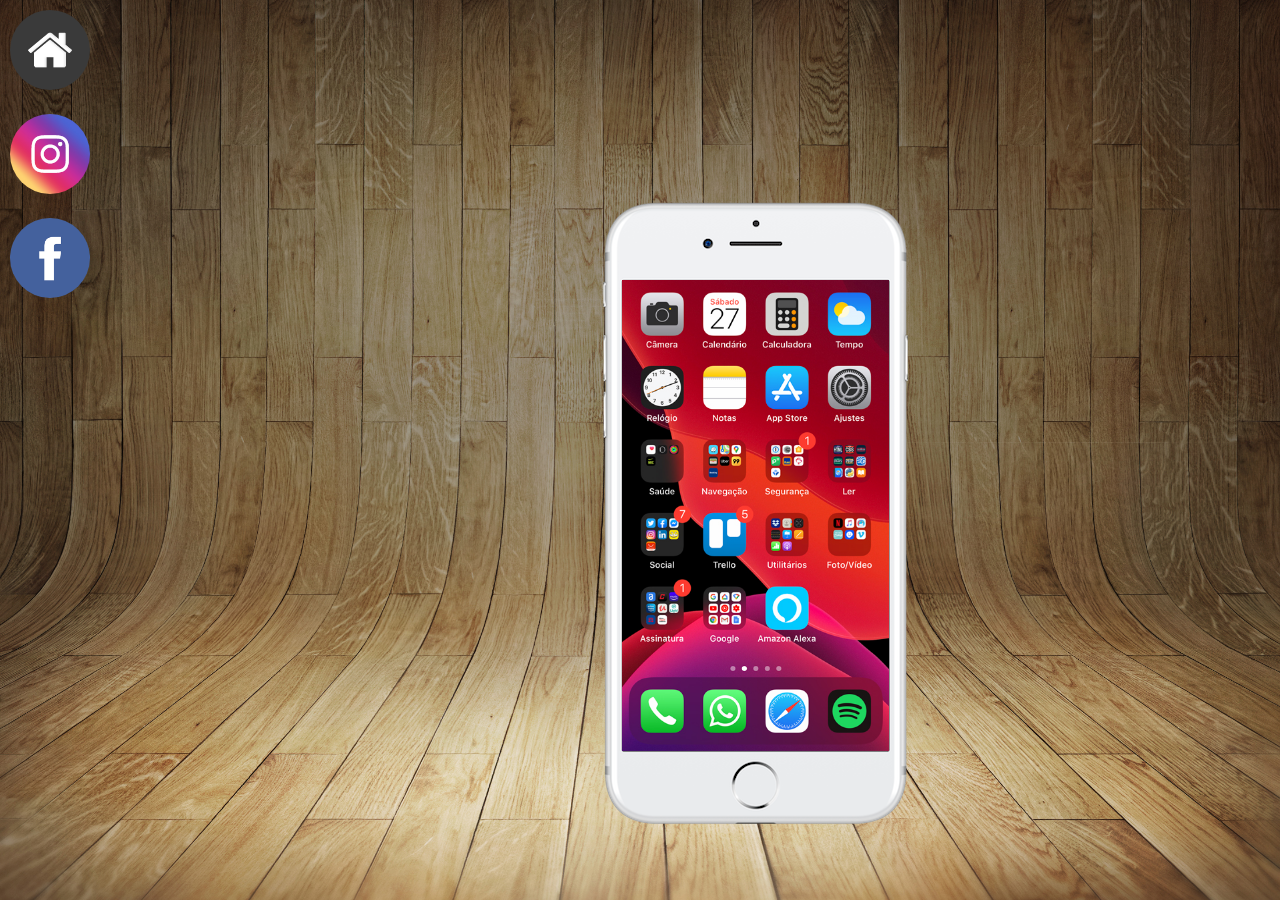
<file: index.html>
<!DOCTYPE html>
<html lang="pt-br">
<head>
    <meta charset="UTF-8">
    <meta http-equiv="X-UA-Compatible" content="IE=edge">
    <meta name="viewport" content="width=device-width, initial-scale=1.0">
    <link rel="shortcut icon" href="favicon.ico" type="image/x-icon">
    <link rel="stylesheet" href="estilo/estilo.css">
    <title>projeto redes sociais</title>
    
</head>
<main>
    <section id="telefone">
        <iframe src="home.html" name="tela" id="tela" frameborder="0"></iframe>

    </section>
    <section id="rede-sociais">
        <a href="home.html" target="tela"><img src="imagens/logo-home.jpg" alt=""></a> <br>
        <a href="instagran.html" target="tela"><img src="imagens/logo-instagram.jpg" alt=""></a> <br>
        <a href="facebook.html" target="tela"><img src="imagens/logo-facebook.jpg" alt=""></a>
        

    </section>
</main>
<body>
    
    
</body>
</html>
</file>
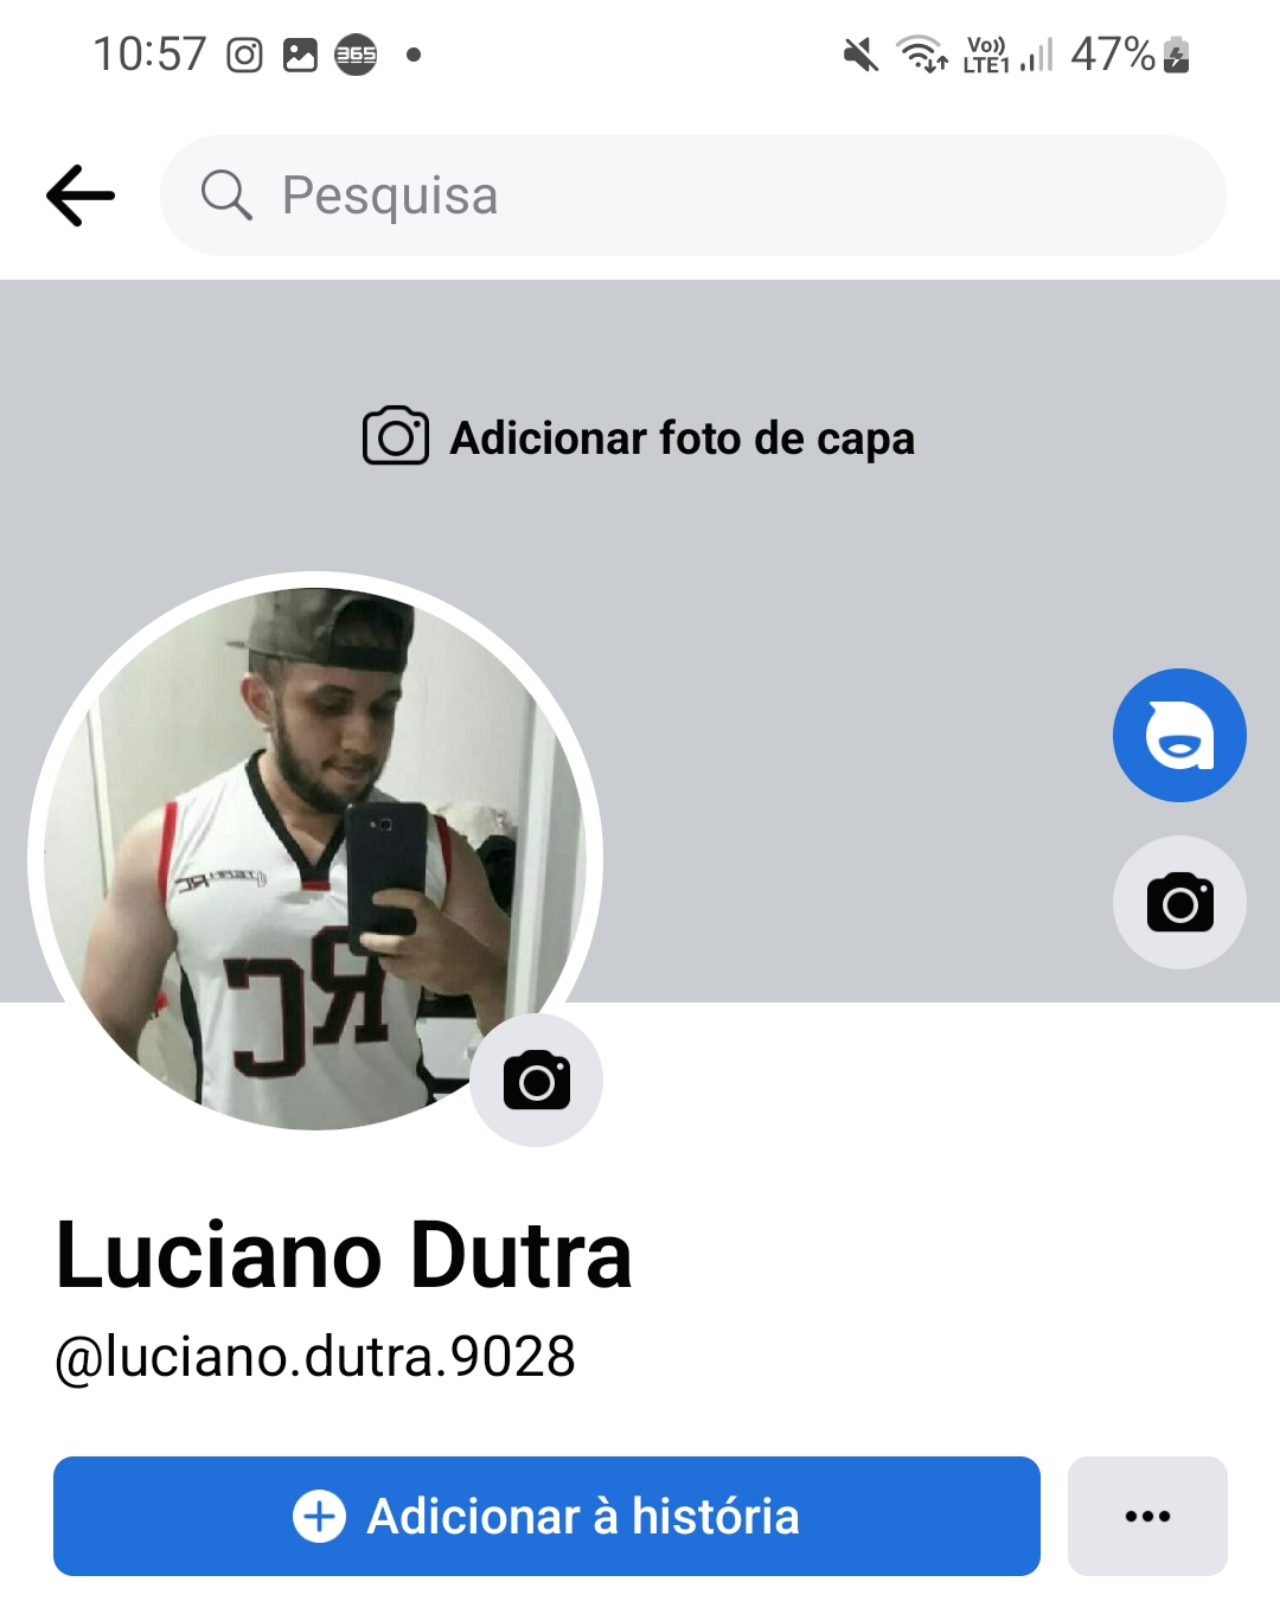
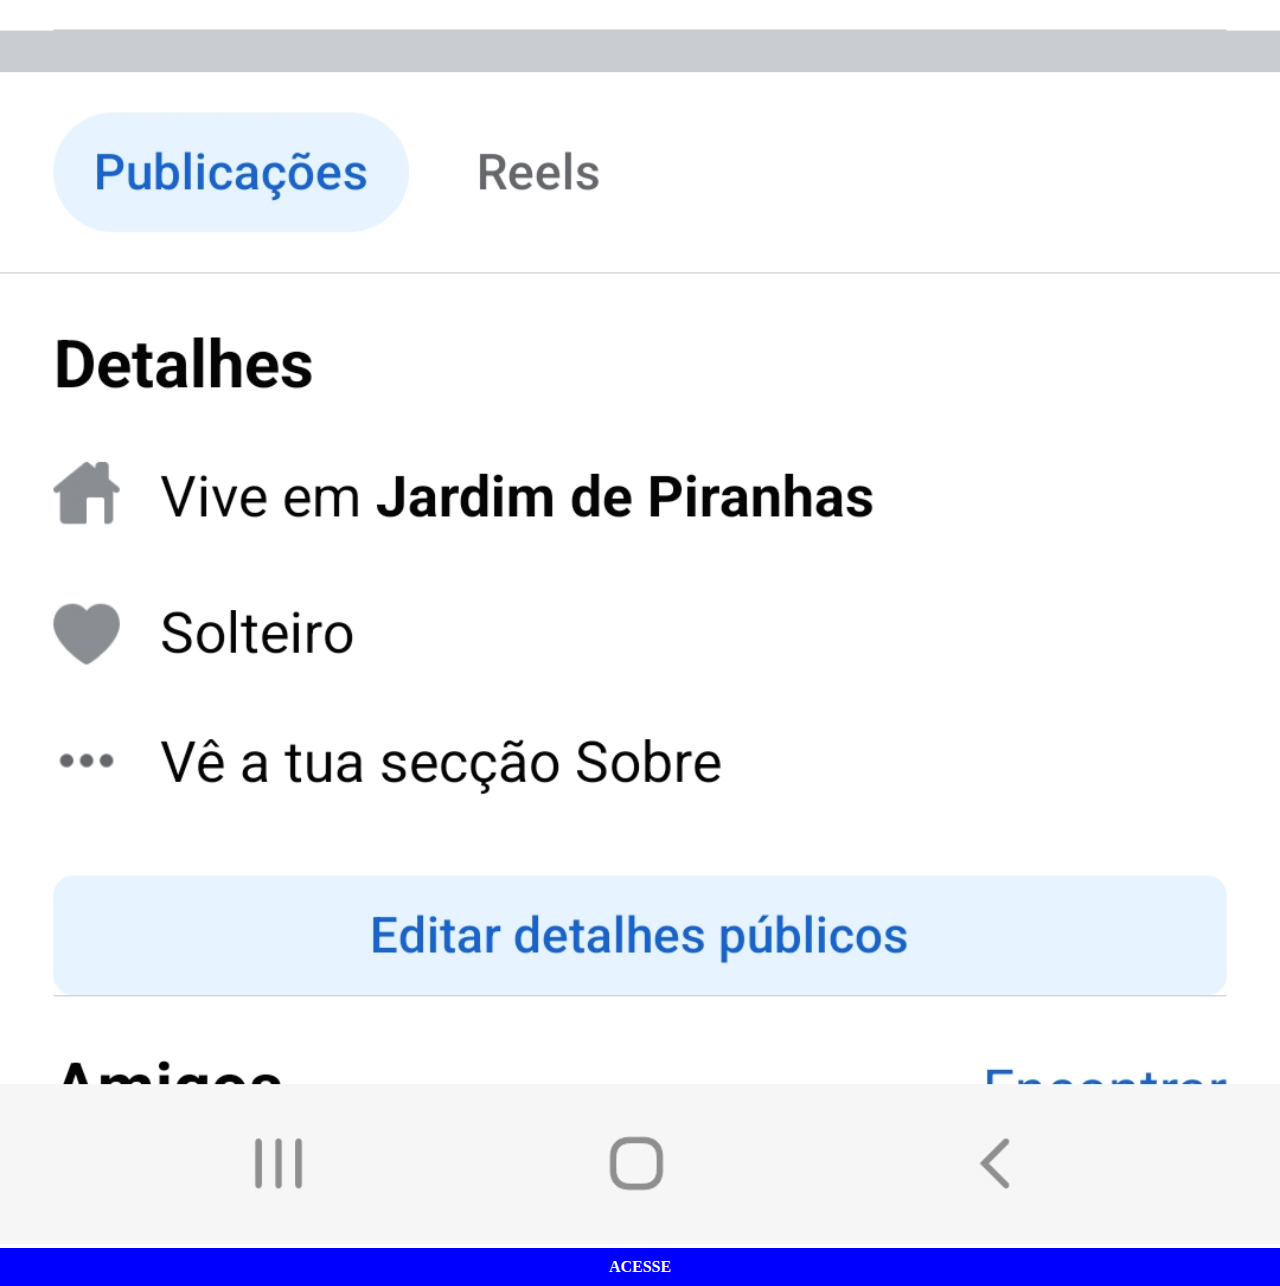
<file: facebook.html>
<!DOCTYPE html>
<html lang="pt-br">
<head>
    <meta charset="UTF-8">
    <meta http-equiv="X-UA-Compatible" content="IE=edge">
    <meta name="viewport" content="width=device-width, initial-scale=1.0">
    <title>Document</title>
    <style>
        *{
            margin: 0px;
            padding: 0px;
        }

        img {
            width: 100vw;
            
        }

        a {
            display: block;
            text-align: center;
            background-color: blue;
            color: white;
            font-weight: bold;
            padding: 10px;
            text-decoration: none;
        }


    </style>
</head>
<body>
    <img src="imagens/Screenshot_20221117-105754_Facebook.jpg" alt="">
    <a href="https://www.facebook.com/luciano.dutra.9028" target="_blank">ACESSE</a>
    
</body>
</html>
</file>
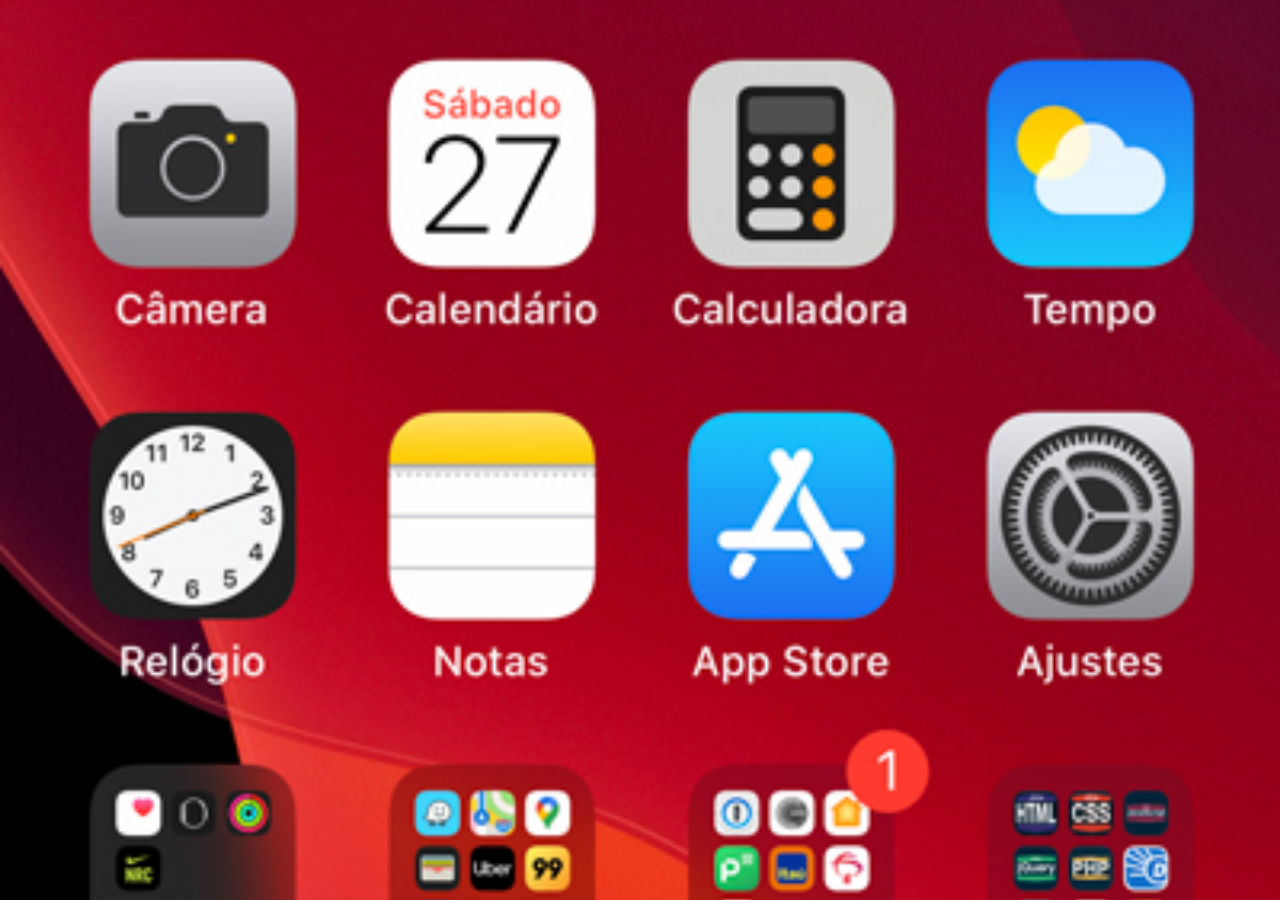
<file: home.html>
<!DOCTYPE html>
<html lang="pt-br">
<head>
    <meta charset="UTF-8">
    <meta http-equiv="X-UA-Compatible" content="IE=edge">
    <meta name="viewport" content="width=device-width, initial-scale=1.0">
    <title>Document</title>
</head>
  <style>
    *{
        margin: 0px;
        padding: 0px;
    }

    body {
        height: 100vh;
        width: 100vw;
        background: url('imagens/tela-home.jpg');
        background-size: cover;
        
    }
  </style>



<body>
    
</body>
</html>
</file>
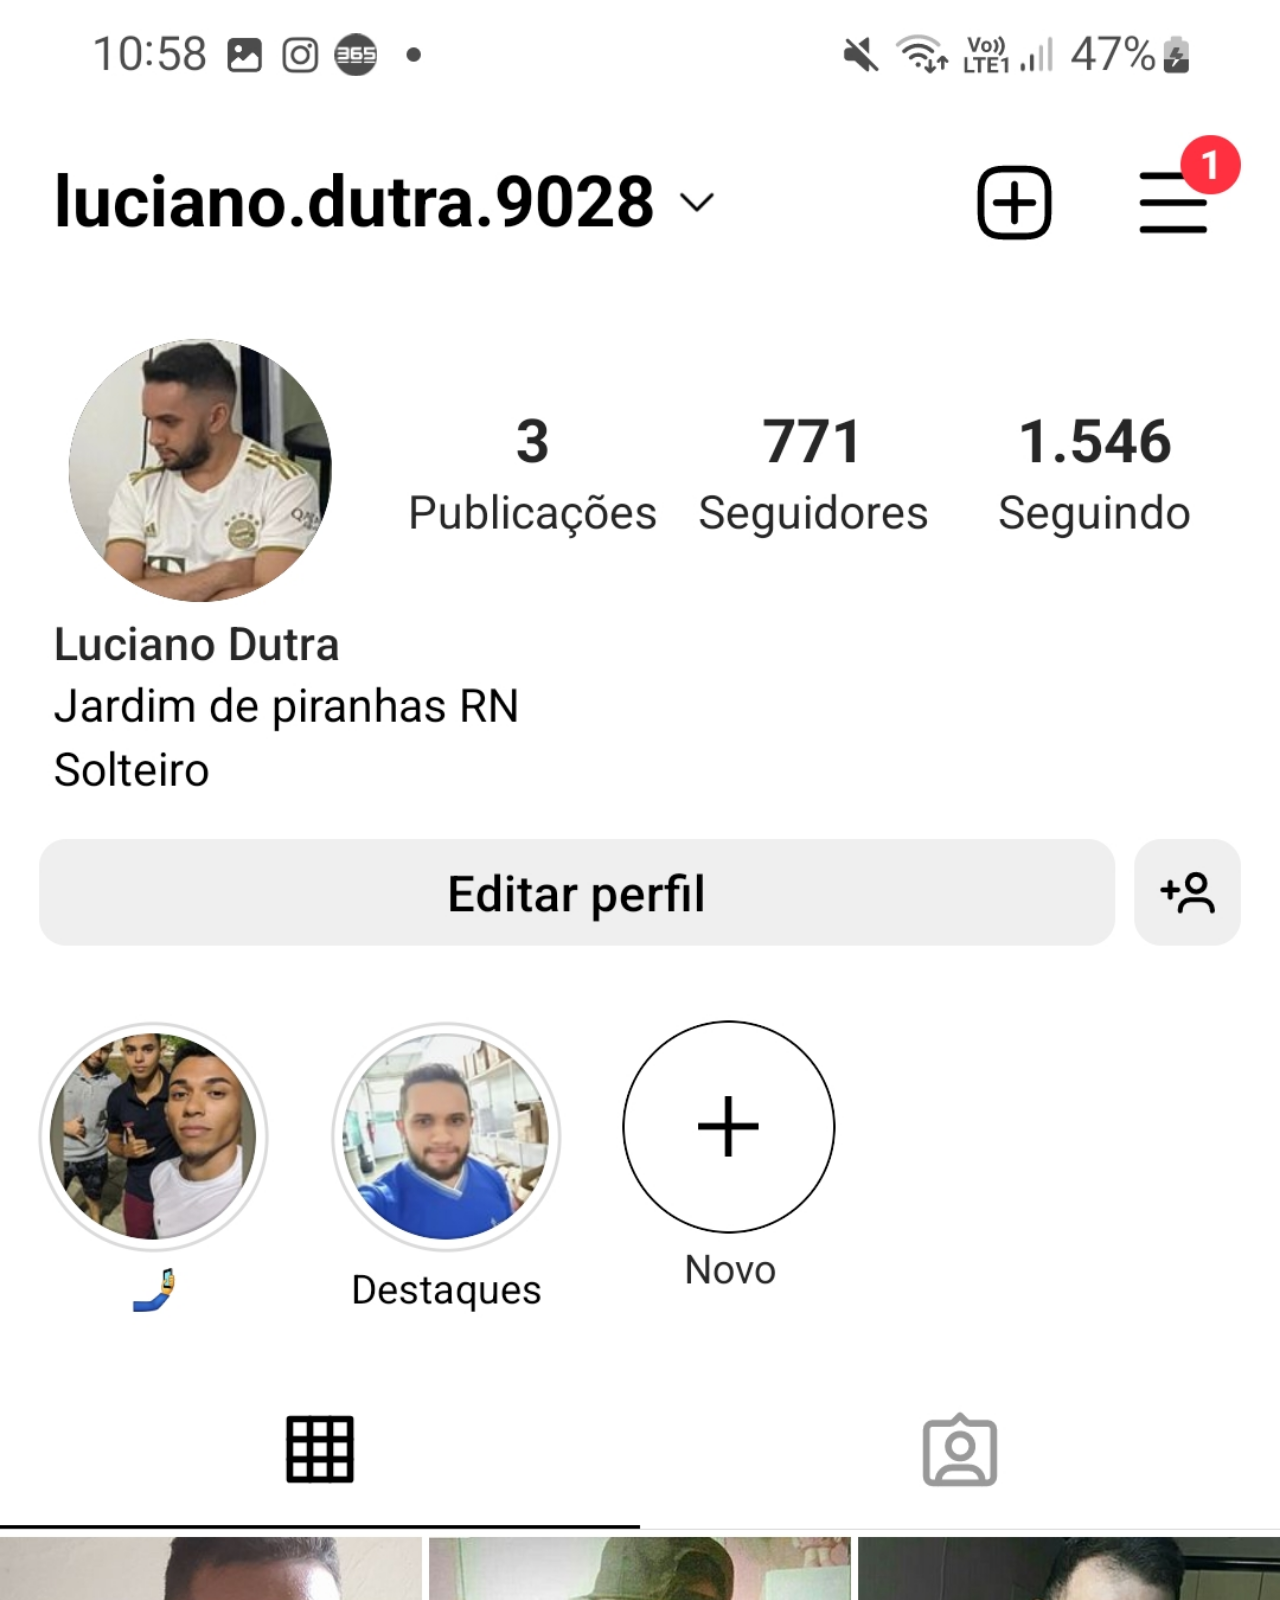
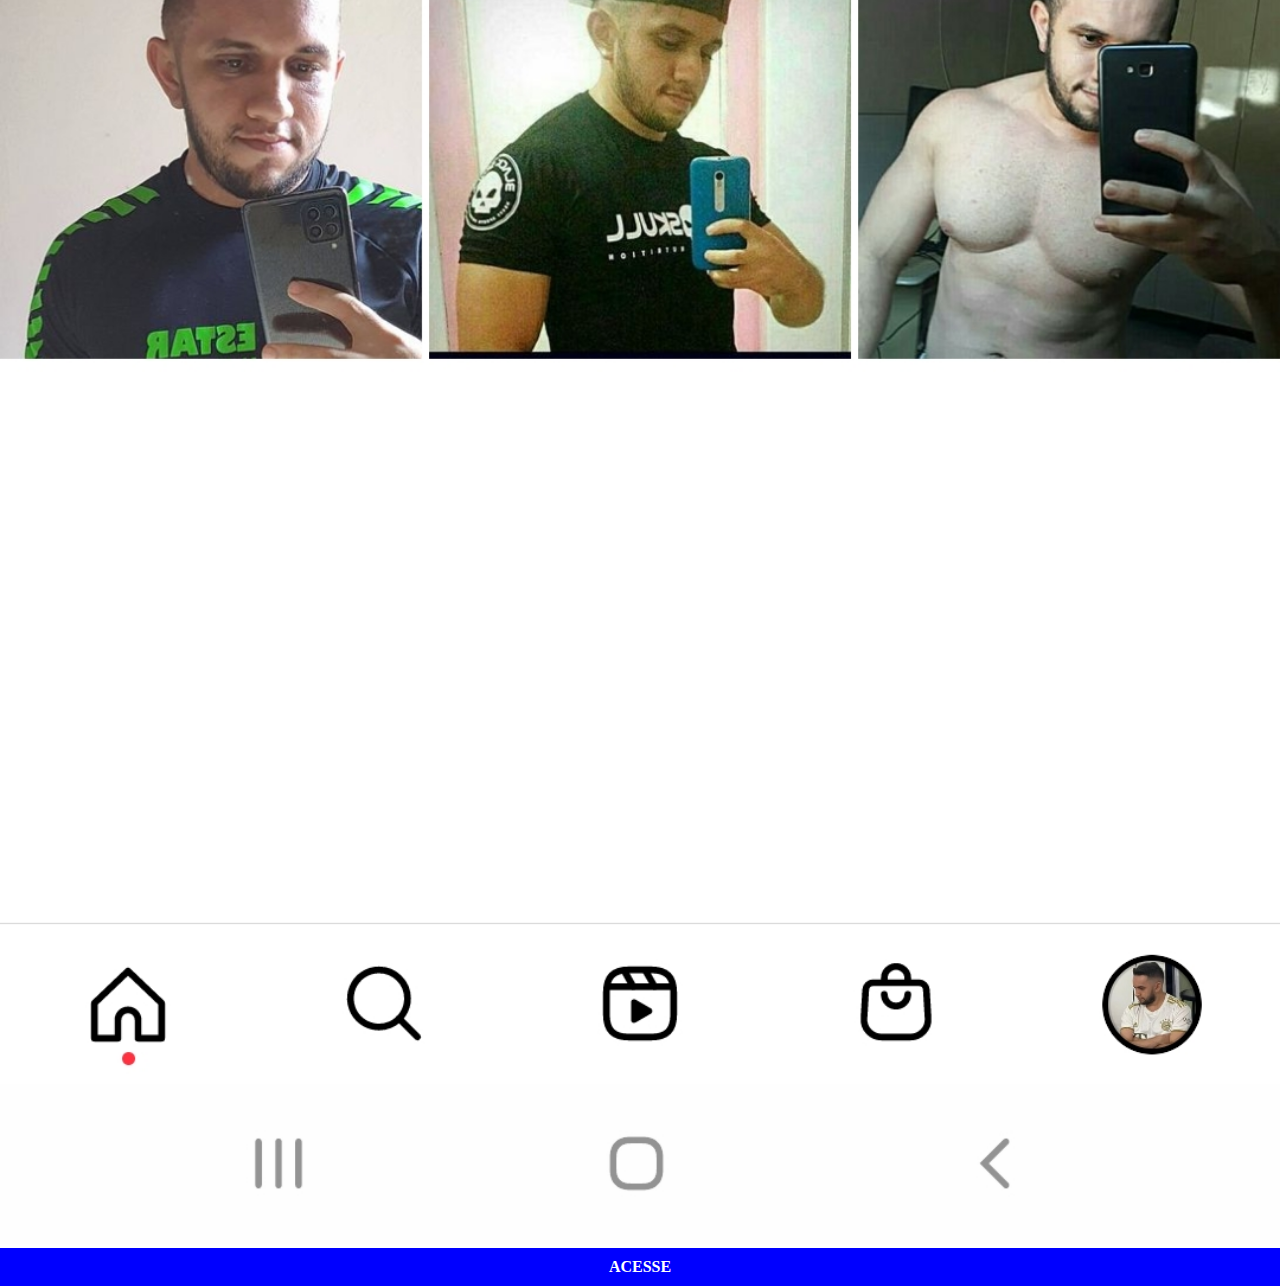
<file: instagran.html>
<!DOCTYPE html>
<html lang="pt-br">
<head>
    <meta charset="UTF-8">
    <meta http-equiv="X-UA-Compatible" content="IE=edge">
    <meta name="viewport" content="width=device-width, initial-scale=1.0">
    <title>Document</title>
    <style>
        *{
            margin: 0px;
            padding: 0px;
        }

        img {
            width: 100vw;
        }

        a {
            display: block;
            text-align: center;
            background-color: blue;
            color: white;
            font-weight: bold;
            padding: 10px;
            text-decoration: none;
        }


    </style>
</head>
<body>
    <img src="imagens/Screenshot_20221117-105834_Instagram.jpg" alt="">
    <a href="https://www.instagram.com/luciano.dutra.9028/" target="_blank">ACESSE</a>
    
</body>
</html>
</file>
<file: estilo/estilo.css>
@charset "UTF-8";

* {
    margin: 0px;
    padding: 0px;
    font-family: Arial, Helvetica, sans-serif;
}

html, body {
    height: 100vh;
    width: 100vw;
    background-image: url('../imagens/fundo-madeira.jpg');
    background-position: right top;
    background-size: cover;
    background-repeat: no-repeat;
}

main {
    width: 300px;
    height: 100vh;
    position: relative;
    
}

section#telefone {  
    width: 390px;
    height: 700px;
    position: absolute;
    bottom: 0px;
    left: 600px;
    background: url('../imagens/frame-iphone.png');
    background-repeat: no-repeat;

}

iframe#tela {
    position: relative;
    top: 80px;
    left: 22px;
    width: 267px;
    height: 471px;
    
}

section#rede-sociais img {
    width: 80px;
    margin: 10px;
    border-radius: 50%;
    box-sizing: border-box;
    
    
}

section#rede-sociais img:hover {
    border: 2px solid white;
    transform: translate(-4px -4px);

}
</file>
